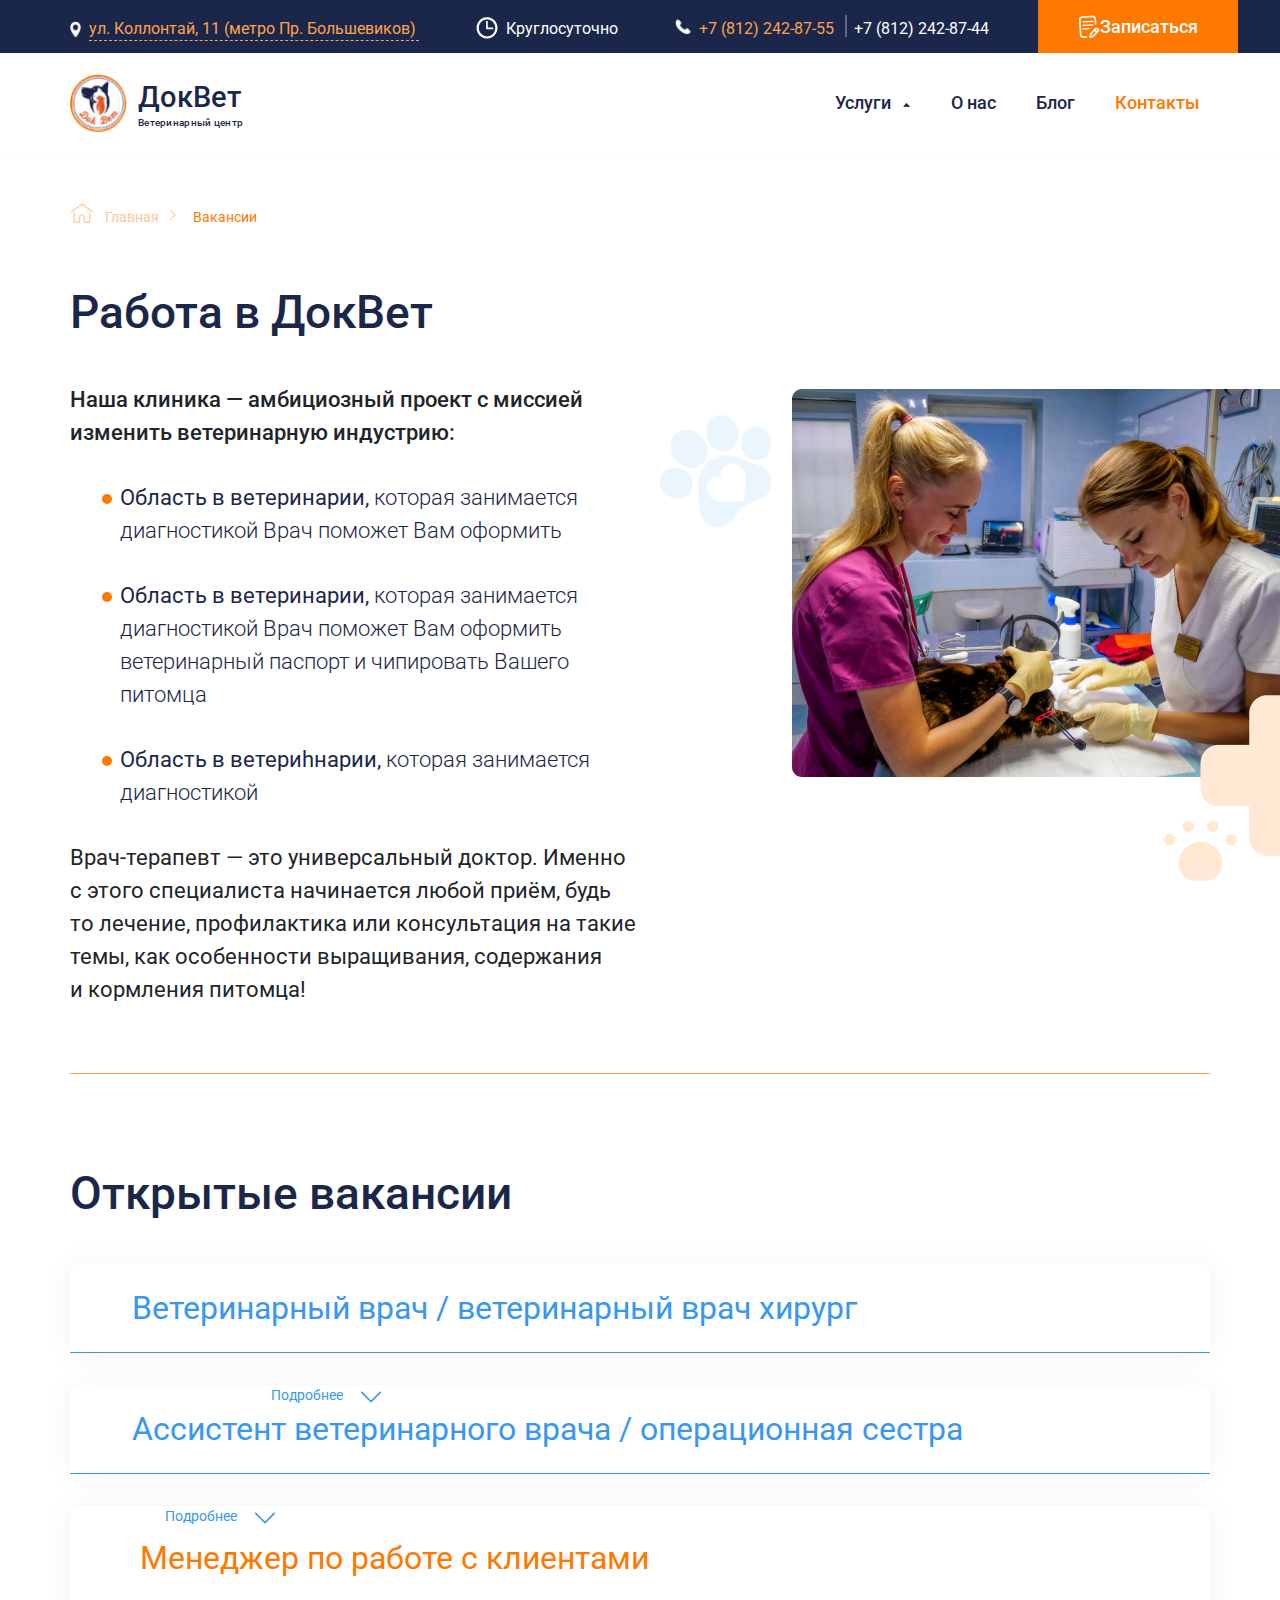
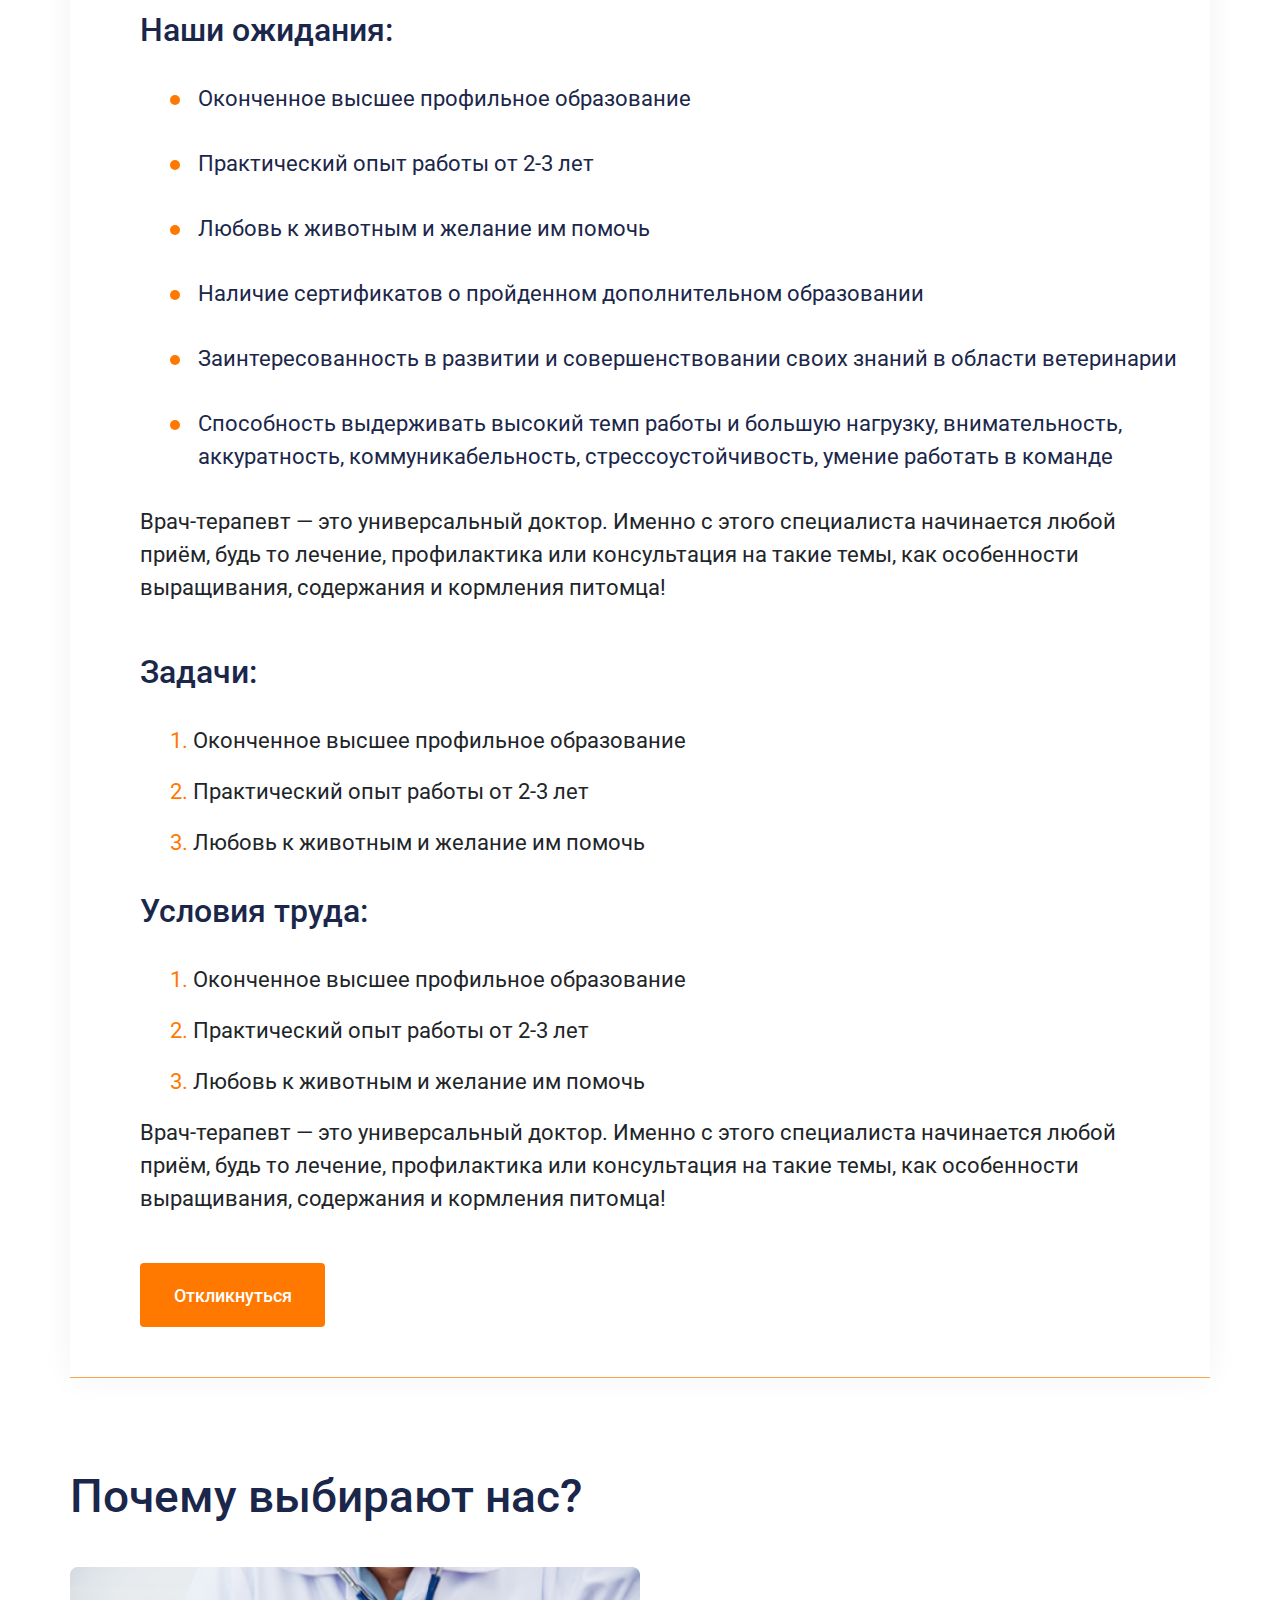
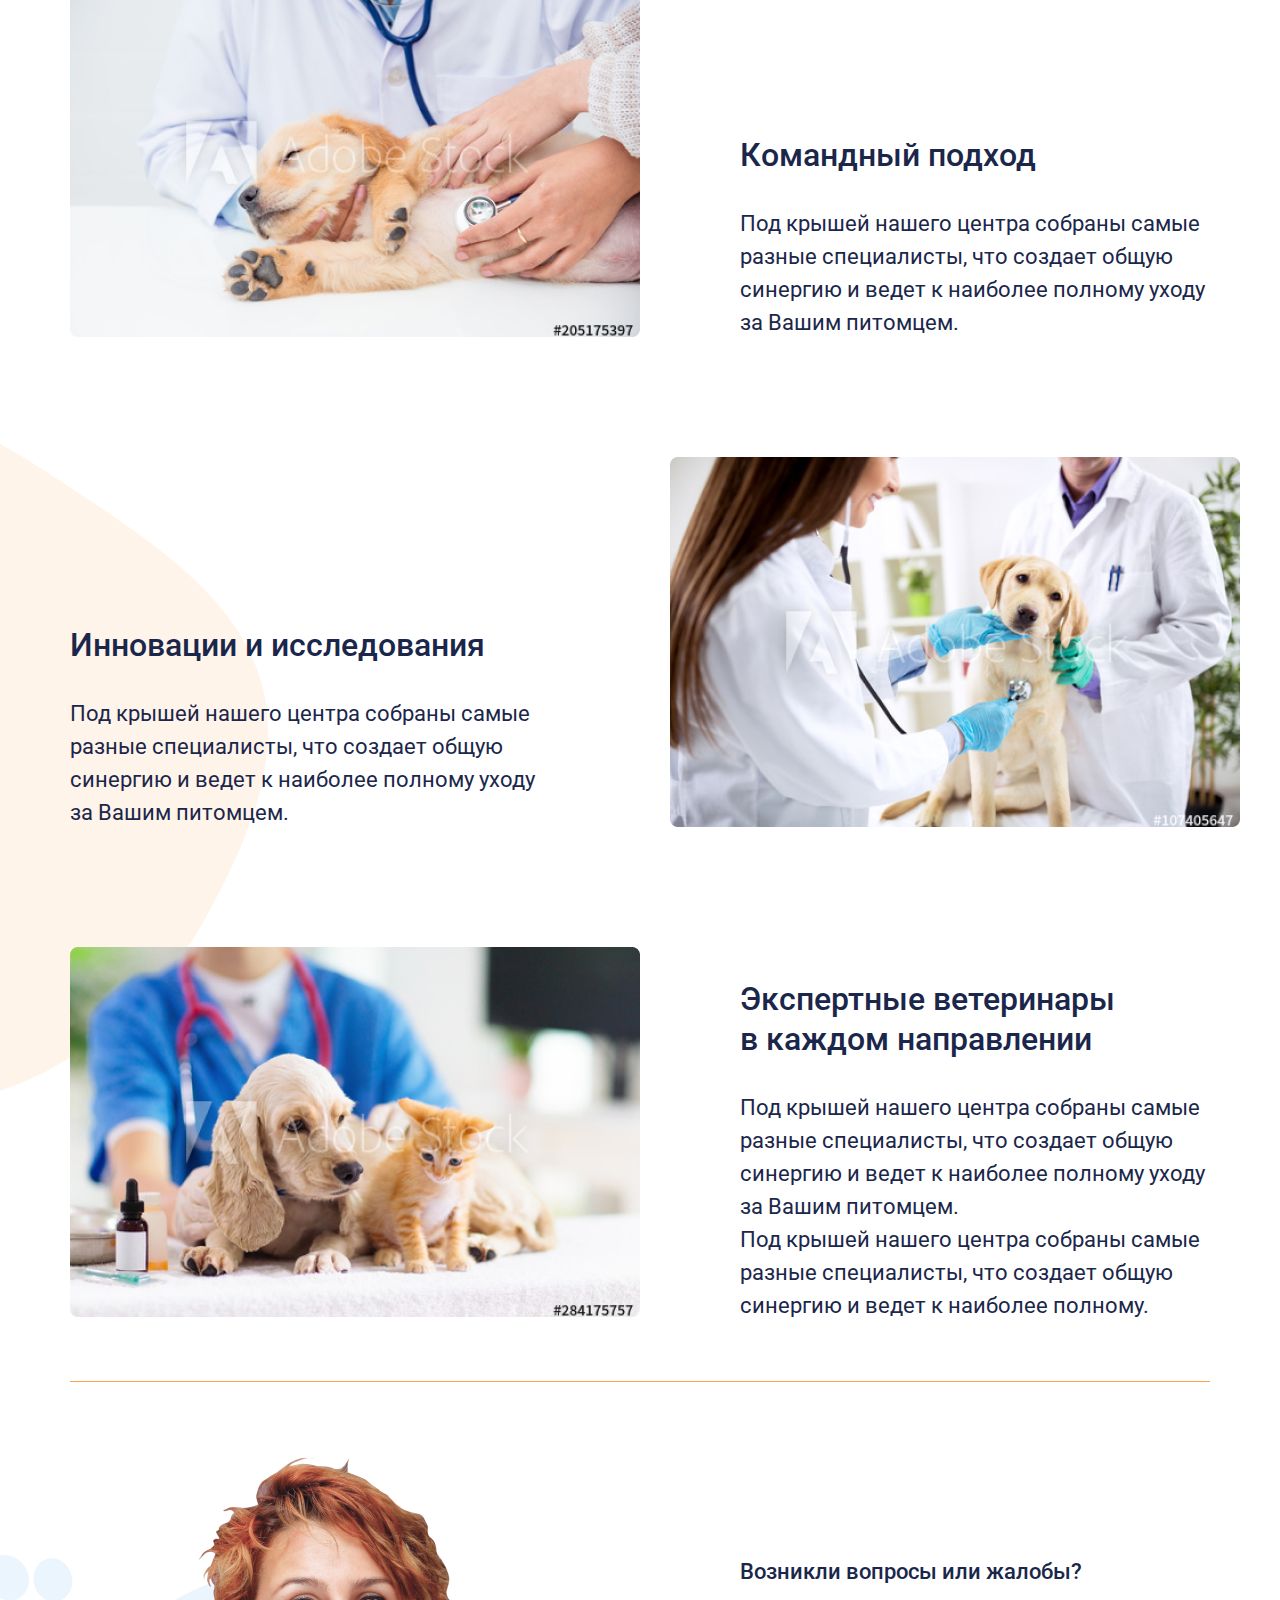
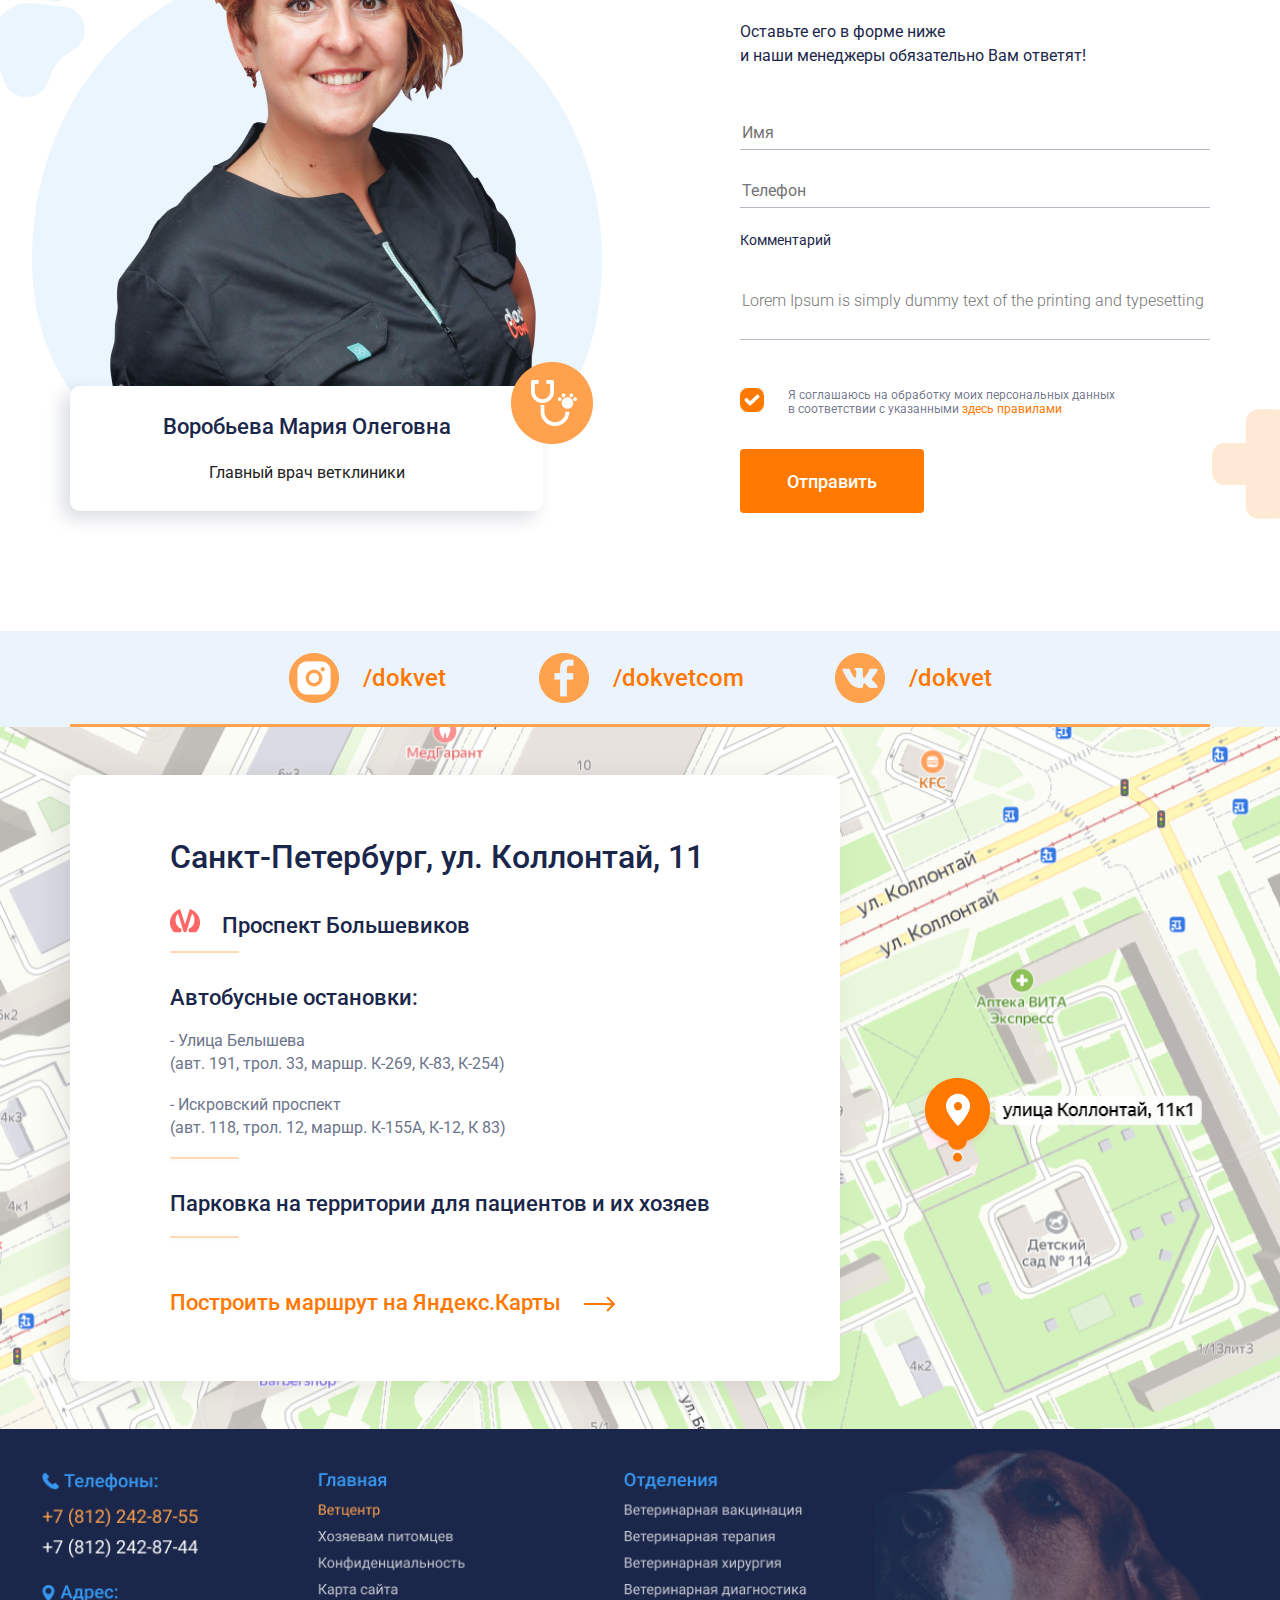
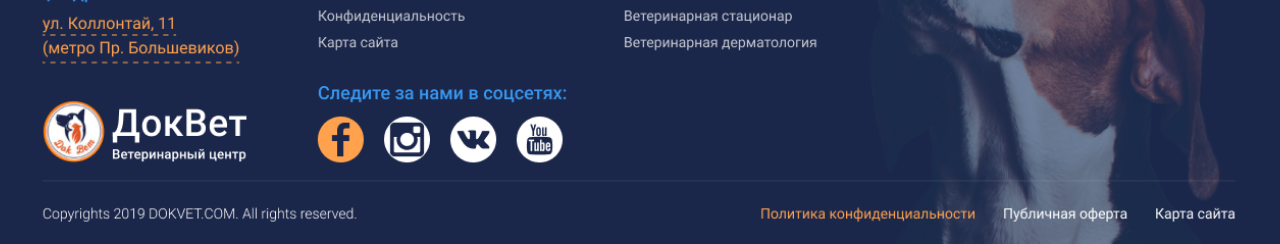
<file: index.html>
<!DOCTYPE html>
<html lang="en">

<head>
    <meta charset="UTF-8">
    <meta http-equiv="X-UA-Compatible" content="IE=edge">
    <meta name="viewport" content="width=device-width, initial-scale=1.0">
    <title>Doc-Vet</title>
    <link href="https://fonts.googleapis.com/css2?family=Roboto:wght@300;400;500;700&display=swap" rel="stylesheet">
    <link rel="stylesheet" href="css/bootstrap-reboot.min.css">
    <link rel="stylesheet" href="css/bootstrap-grid.min.css">
    <link rel="stylesheet" href="css/style.min.css">
</head>

<body>

    <header>
        <div class="zabil">
            <div class="container">
                <div class="nav">
                    <img src="img/geo.png" alt="geo" class="geo">
                    <span class="nav_1">ул. Коллонтай, 11 (метро Пр. Большевиков)</span>
                    <img src="img/clock.png" alt="clock" class="clock">
                    <span class="nav_2">Круглосуточно</span>
                    <img src="img/phone.png" alt="phone" class="tel">
                    <span class="nav_3">+7 (812) 242-87-55 </span>
                    <span class="nav_4">+7 (812) 242-87-44</span>
                    <div class="nav_5">
                        <img src="img/pad.png" alt="pad" class="pad">
                        Записаться
                    </div>
                </div>
            </div>
        </div>

        <div class="container">
            <div class="undernav">
                <img src="img/logo.png" alt="logo" class="logo">
                <div class="logo_descr">
                    ДокВет
                    <span>Ветеринарный центр</span>
                </div>
                <div class="undernav_links">
                    <a href="#">Услуги <img src="img/arup.png" alt="up" class="arup"> </a>
                    <a href="#">О нас</a>
                    <a href="#">Блог</a>
                    <a href="#" class="orange_link">Контакты</a>
                </div>
            </div>
        </div>
    </header>


    <div class="divider"></div>
    <!-- Как ебануть норм ширину тени внизу, когда всё содержимое в контейнере(я создал спецои дивайдер, а нужно было бокс шэдоу у андерхедера) -->
    <!-- ДО ЭТОГО ДЕЛАЛ КАК ЕБЛАН, дальше как еблан поменьше -->
    <section>

        <div class="container">
            <div class="home_link">
                <img src="img/home.png" alt="home" class="home">
                <span class="lorange otstup">Главная</span>
                <img src="img/arr.png" alt="arrowright" class="arr">
                <span class="otstup">Вакансии</span>
            </div>
        </div>

        <div class="work">
            <div class="container">
                <div class="work_text">
                    <h2>Работа в ДокВет</h2>
                    <div class="work_descr">Наша клиника — амбициозный проект с миссией изменить ветеринарную индустрию:
                    </div>
                    <ul class="obl_list">
                        <li><span>Область в ветеринарии,</span> которая занимается диагностикой Врач поможет Вам
                            оформить</li>
                        <li><span>Область в ветеринарии,</span> которая занимается диагностикой Врач поможет Вам
                            оформить
                            ветеринарный паспорт и чипировать Вашего питомца</li>
                        <li><span>Область в ветериhнарии,</span> которая занимается диагностикой</li>
                    </ul>
                    <div class="descr_2">Врач-терапевт — это универсальный доктор. Именно<br> с этого специалиста
                        начинается
                        любой приём, будь<br> то лечение, профилактика или консультация на такие<br> темы, как
                        особенности
                        выращивания, содержания<br> и кормления питомца!</div>

                    <img src="img/work_img.png" alt="2 weterana" class="work_img">
                    <img src="img/work_bg_1.png" alt="lapa" class="work_img_1">
                    <img src="img/work_bg_2.png" alt="plusik" class="work_img_2">
                </div>
                <div class="poloska"></div>
            </div>
        </div>


    </section>

    <section>
        <div class="open_vac">
            <div class="container">
                <h2>Открытые вакансии</h2>
                <div class="open_vac_menu">
                    <div class="punkt"><a href="#">Ветеринарный врач / ветеринарный врач
                            хирург</a><span class="vac1">Подробнее<img src="img/ardwn.svg" alt="arrow down"
                                class="ardwn"></span></div>
                    <div class="punkt"><a href="#">Ассистент ветеринарного врача / операционная
                            сестра</a><span>Подробнее<img src="img/ardwn.svg" alt="arrow down" class="ardwn"></span>
                    </div>
                </div>
                <div class="open_vac_box">
                    <h3>Менеджер по работе с клиентами</h3>
                    <h4>Наши ожидания:</h4>
                    <ul class="obl_list">
                        <li>Оконченное высшее профильное образование</li>
                        <li>Практический опыт работы от 2-3 лет</li>
                        <li>Любовь к животным и желание им помочь</li>
                        <li>Наличие сертификатов о пройденном дополнительном образовании</li>
                        <li>Заинтересованность в развитии и совершенствовании своих знаний в области ветеринарии</li>
                        <li>Способность выдерживать высокий темп работы и большую нагрузку, внимательность,
                            аккуратность,
                            коммуникабельность, стрессоустойчивость, умение работать в команде</li>
                    </ul>
                    <div class="descr_2">Врач-терапевт — это универсальный доктор. Именно с этого специалиста начинается
                        любой приём, будь то лечение, профилактика или консультация на такие темы, как особенности
                        выращивания, содержания и кормления питомца!</div>
                    <h4>Задачи:</h4>
                    <div class="task"><span>1.</span> Оконченное высшее профильное образование</div>
                    <div class="task"><span>2.</span> Практический опыт работы от 2-3 лет</div>
                    <div class="task"><span>3.</span> Любовь к животным и желание им помочь</div>
                    <h4>Условия труда:</h4>
                    <div class="task"><span>1.</span> Оконченное высшее профильное образование</div>
                    <div class="task"><span>2.</span> Практический опыт работы от 2-3 лет</div>
                    <div class="task"><span>3.</span> Любовь к животным и желание им помочь</div>
                    <div class="descr_2">Врач-терапевт — это универсальный доктор. Именно с этого специалиста начинается
                        любой приём, будь то лечение, профилактика или консультация на такие темы, как особенности
                        выращивания, содержания и кормления питомца!</div>
                    <button class="vac_btn">Откликнуться</button>
                </div>
            </div>
        </div>
    </section>

    <!-- Дальше всё напутал нахуй - потом переделал, так что по классам хуйня вышла - можно было сильно компактнее и понятнее, но по макету всё норм -->

    <section>
        <div class="zaebal_ne_rabotat_relative">
            <div class="choose">
                <div class="container">
                    <div class="dlyapoloski">
                        <h2>Почему выбирают нас?</h2>
                        <div class="card_1">
                            <img src="img/1card.png" alt="dog" class="card_img">
                            <div class="choose_descr">
                                <h4>Командный подход</h4>
                                <div class="descr_card1">Под крышей нашего центра собраны самые разные специалисты, что
                                    создает
                                    общую синергию и ведет к наиболее полному уходу за Вашим питомцем.</div>
                            </div>

                        </div>
                        <div class="card_1">
                            <div class="choose_descr_2">
                                <h4>Инновации и исследования</h4>
                                <div class="descr_card2">Под крышей нашего центра собраны самые разные специалисты, что
                                    создает
                                    общую синергию и ведет к наиболее полному уходу за Вашим питомцем.</div>
                            </div>
                            <img src="img/2card.png" alt="dog_and_vet" class="card_img_2">
                        </div>

                        <div class="card_last">
                            <img src="img/3card.png" alt="dog_and_cat" class="card_img">
                            <div class="choose_descr_3">
                                <h4>Экспертные ветеринары
                                    в каждом направлении</h4>
                                <div class="descr_card1">Под крышей нашего центра собраны самые разные специалисты, что
                                    создает
                                    общую синергию и ведет к наиболее полному уходу за Вашим питомцем.<br>Под крышей
                                    нашего
                                    центра
                                    собраны самые разные специалисты, что создает общую синергию и ведет к наиболее
                                    полному.
                                </div>
                            </div>
                        </div>
                        <img src="img/choose_bg_1.png" alt="abstract" class="choose_bg_1">
                        <img src="img/choose_bg_2.png" alt="abstract" class="choose_bg_2">
                        <!--Прописал ДИСПЛЕЙ ноне для 2-го БГ, чтоб не было скрола - не помню 2ю команду помимо oveflow-->
                    </div>
                </div>

            </div>
        </div>
    </section>

    <section>
        <div class="container">
            <div class="question">
                <div class="doctor_info">
                    <div class="doctor_info_text">
                        Воробьева Мария Олеговна
                        <span>Главный врач ветклиники</span>
                    </div>
                    <img src="img/bg_quest.png" alt="doctor">
                    <img src="img/doctor_info_img.png" alt="doc_logo" class="doctor_info_logo">
                </div>
                <div class="form">
                    <h5>Возникли вопросы или жалобы?</h5>
                    <div class="form_descr">Оставьте его в форме ниже<br>
                        и наши менеджеры обязательно Вам ответят!</div>
                    <form action="quest">
                        <input type="text" name="Имя" placeholder="Имя" class="in_input">
                        <input type="text" name="Телефон" placeholder="Телефон" class="in_input">
                        <span>Комментарий</span>
                        <input type="text" name="Имя"
                            placeholder="Lorem Ipsum is simply dummy text of the printing and typesetting industry. Lorem Ipsum has been the industry's standard dummy text ever since the ..."
                            class="in_input_2">
                        <!-- ХЗ как форматировать текст внутри инпута -->
                        <div class="soglasie">
                            <div class="galochka"><img src="img/galochka.png" alt="galochka"></div>
                            <div class="agree">Я соглашаюсь на обработку моих персональных данных<br>
                                в соответствии с указанными <a href="#"> здесь правилами</a></div>
                        </div>
                        <button type="submit">Отправить</button>
                    </form>
                    <img src="img/bg_question_plusik.png" alt="plusik" class="bg_question_plusik">
                </div>

            </div>
        </div>
    </section>

    <div class="social">
        <div class="container">
            <img src="img/inst.png" alt="inst">
            <span class="social_1">/dokvet</span>
            <img src="img/fb.png" alt="fb">
            <span class="social_2">/dokvetcom</span>
            <img src="img/vk.png" alt="vk">
            <span class="social_3">/dokvet</span>
        </div>
    </div>

    <section>
        <div class="map">
            <div class="container">
                <div class="map_card">
                    <h4>Санкт-Петербург, ул. Коллонтай, 11</h4>
                    <img src="img/map_img.png" alt="icon" class="map_img">
                    <div class="street">Проспект Большевиков</div>
                    <div class="divider"></div>
                    <div class="stantion">
                        <h5>Автобусные остановки:</h5>
                        <div class="stantion_descr">- Улица Белышева<br>
                            (авт. 191, трол. 33, маршр. К-269, К-83, К-254)</div>
                        <div class="stantion_descr">- Искровский проспект<br>
                            (авт. 118, трол. 12, маршр. К-155А, К-12, К 83)</div>
                        <div class="divider"></div>
                    </div>
                    <h5>Парковка на территории для пациентов и их хозяев</h5>
                    <div class="divider"></div>
                    <div class="route">Построить маршрут на Яндекс.Карты <img src="img/arrow_map.png" alt="arrowright"
                            class="map_arrow"></div>
                </div>
            </div>
        </div>
    </section>

    <footer>
        <div class="footer"></div>

    </footer>

</body>

</html>
</file>
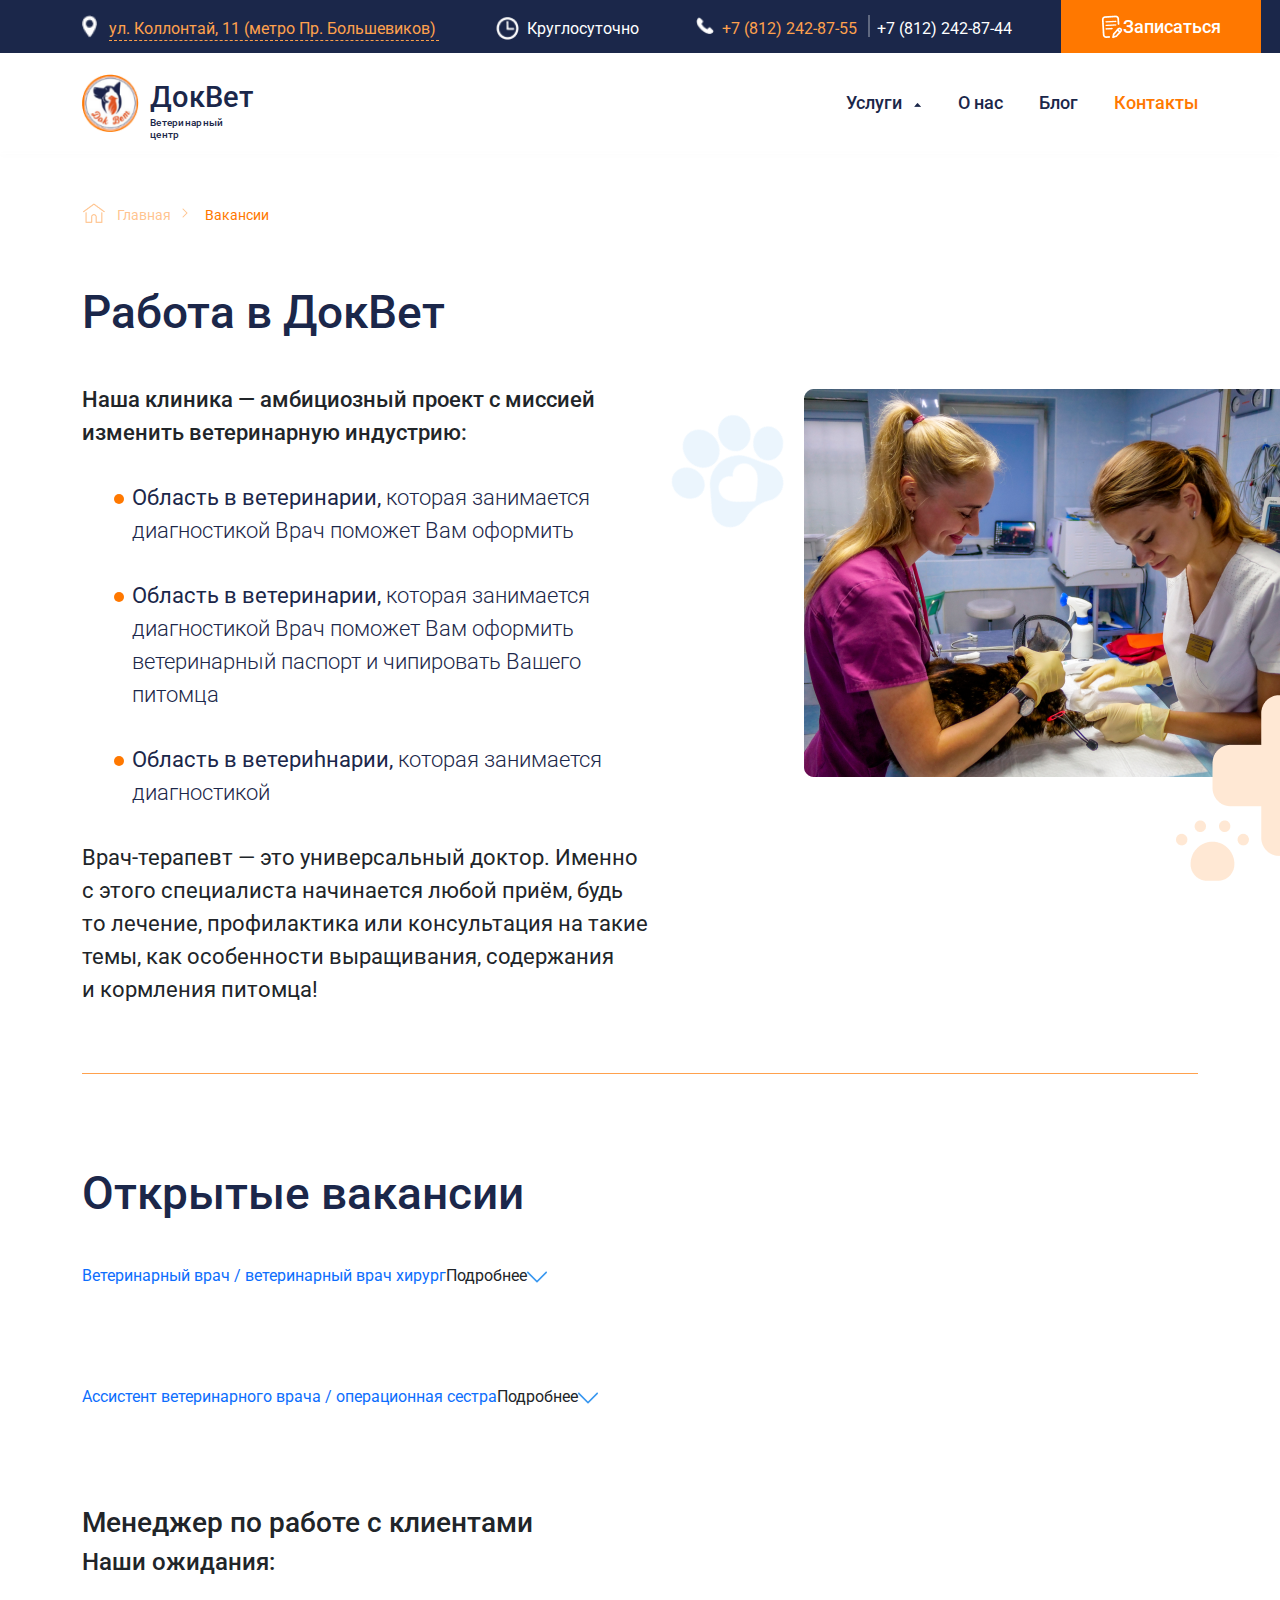
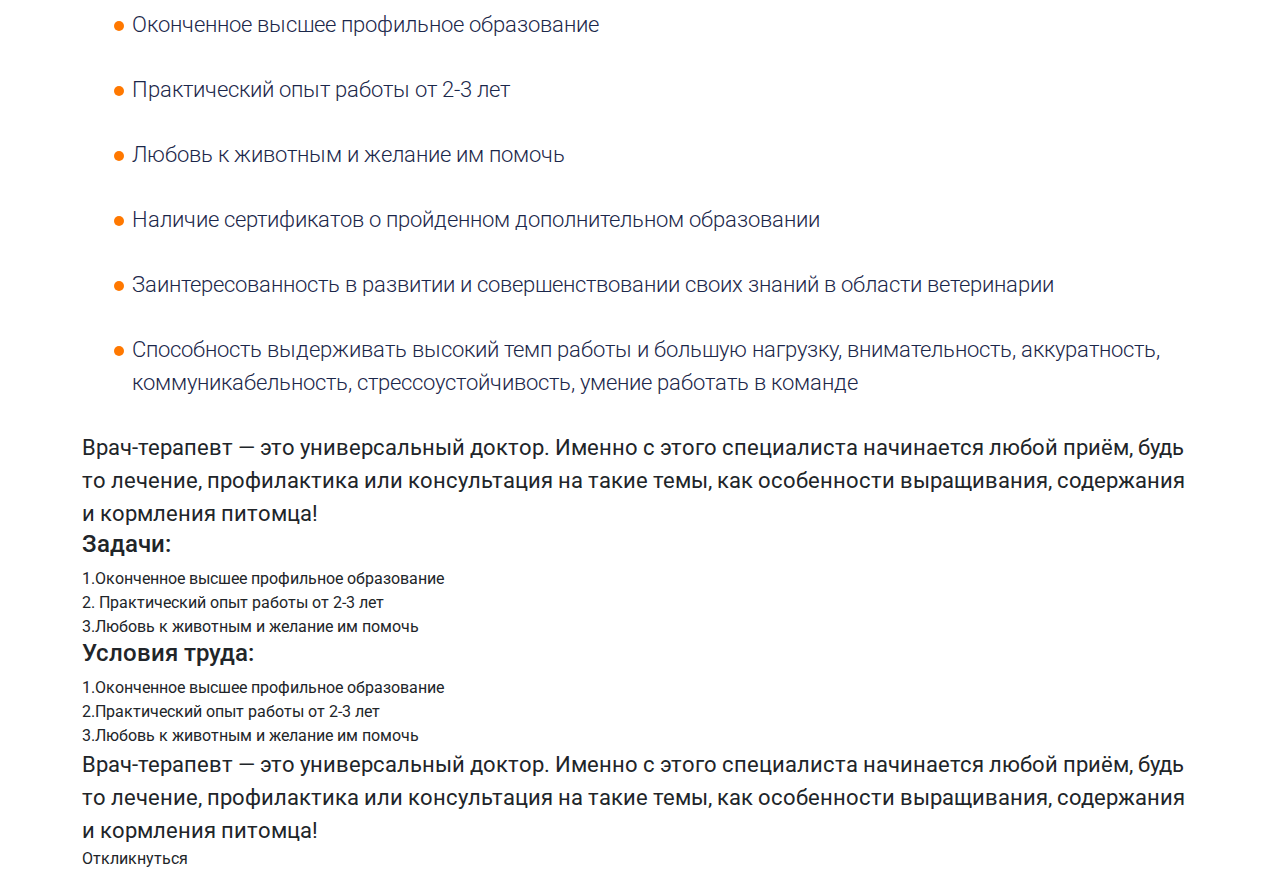
<file: src/index.html>
<!DOCTYPE html>
<html lang="en">

<head>
    <meta charset="UTF-8">
    <meta http-equiv="X-UA-Compatible" content="IE=edge">
    <meta name="viewport" content="width=device-width, initial-scale=1.0">
    <title>Doc-Vet</title>
    <link href="https://fonts.googleapis.com/css2?family=Roboto:wght@300;400;500;700&display=swap" rel="stylesheet">
    <link rel="stylesheet" href="css/bootstrap-reboot.min.css">
    <link rel="stylesheet" href="css/bootstrap-grid.min.css">
    <link rel="stylesheet" href="css/style.min.css">
</head>

<body>

    <header>
        <div class="zabil">
            <div class="container">
                <div class="nav">
                    <img src="img/geo.png" alt="geo" class="geo">
                    <span class="nav_1">ул. Коллонтай, 11 (метро Пр. Большевиков)</span>
                    <img src="img/clock.png" alt="clock" class="clock">
                    <span class="nav_2">Круглосуточно</span>
                    <img src="img/phone.png" alt="phone" class="tel">
                    <span class="nav_3">+7 (812) 242-87-55 </span>
                    <span class="nav_4">+7 (812) 242-87-44</span>
                    <div class="nav_5">
                        <img src="img/pad.png" alt="pad" class="pad">
                        Записаться
                    </div>
                </div>
            </div>
        </div>

        <div class="container">
            <div class="undernav">
                <img src="img/logo.png" alt="logo" class="logo">
                <div class="logo_descr">
                    ДокВет
                    <span>Ветеринарный центр</span>
                </div>
                <div class="undernav_links">
                    <a href="#">Услуги <img src="img/arup.png" alt="up" class="arup"> </a>
                    <a href="#">О нас</a>
                    <a href="#">Блог</a>
                    <a href="#" class="orange_link">Контакты</a>
                </div>
            </div>
        </div>
    </header>


    <div class="divider"></div>
    <section>

        <div class="container">
            <div class="home_link">
                <img src="img/home.png" alt="home" class="home">
                <span class="lorange otstup">Главная</span>
                <img src="img/arr.png" alt="arrowright" class="arr">
                <span class="otstup">Вакансии</span>
            </div>
        </div>

        <div class="work">
            <div class="container">
                <div class="work_text">
                    <h2>Работа в ДокВет</h2>
                    <div class="work_descr">Наша клиника — амбициозный проект с миссией изменить ветеринарную индустрию:
                    </div>
                    <ul class="obl_list">
                        <li><span>Область в ветеринарии,</span> которая занимается диагностикой Врач поможет Вам
                            оформить</li>
                        <li><span>Область в ветеринарии,</span> которая занимается диагностикой Врач поможет Вам
                            оформить
                            ветеринарный паспорт и чипировать Вашего питомца</li>
                        <li><span>Область в ветериhнарии,</span> которая занимается диагностикой</li>
                    </ul>
                    <div class="descr_2">Врач-терапевт — это универсальный доктор. Именно<br> с этого специалиста
                        начинается
                        любой приём, будь<br> то лечение, профилактика или консультация на такие<br> темы, как
                        особенности
                        выращивания, содержания<br> и кормления питомца!</div>

                    <img src="img/work_img.png" alt="2 weterana" class="work_img">
                    <img src="img/work_bg_1.png" alt="lapa" class="work_img_1">
                    <img src="img/work_bg_2.png" alt="plusik" class="work_img_2">
                </div>
                <div class="poloska"></div>
            </div>
        </div>


    </section>

    <section>
        <div class="open_vac">
            <div class="container">
                <h2>Открытые вакансии</h2>
                <div class="open_vac_menu">
                    <div class="punkt"><a href="#">Ветеринарный врач / ветеринарный врач
                            хирург</a><span>Подробнее<img src="img/ardwn.svg" alt="arrow down" class="ardwn"></span></div>
                    <div class="punkt"><a href="#">Ассистент ветеринарного врача / операционная
                            сестра</a><span>Подробнее<img src="img/ardwn.svg" alt="arrow down" class="ardwn"></span></div>
                </div>
                <h3>Менеджер по работе с клиентами</h3>
                <h4>Наши ожидания:</h4>
                <ul class="obl_list">
                    <li>Оконченное высшее профильное образование</li>
                    <li>Практический опыт работы от 2-3 лет</li>
                    <li>Любовь к животным и желание им помочь</li>
                    <li>Наличие сертификатов о пройденном дополнительном образовании</li>
                    <li>Заинтересованность в развитии и совершенствовании своих знаний в области ветеринарии</li>
                    <li>Способность выдерживать высокий темп работы и большую нагрузку, внимательность, аккуратность,
                        коммуникабельность, стрессоустойчивость, умение работать в команде</li>
                </ul>
                <div class="descr_2">Врач-терапевт — это универсальный доктор. Именно с этого специалиста начинается
                    любой приём, будь то лечение, профилактика или консультация на такие темы, как особенности
                    выращивания, содержания и кормления питомца!</div>
                <h4>Задачи:</h4>
                <div class="task"><span>1.</span>Оконченное высшее профильное образование</div>
                <div class="task"><span>2.</span> Практический опыт работы от 2-3 лет</div>
                <div class="task"><span>3.</span>Любовь к животным и желание им помочь</div>
                <h4>Условия труда:</h4>
                <div class="task"><span>1.</span>Оконченное высшее профильное образование</div>
                <div class="task"><span>2.</span>Практический опыт работы от 2-3 лет</div>
                <div class="task"><span>3.</span>Любовь к животным и желание им помочь</div>
                <div class="descr_2">Врач-терапевт — это универсальный доктор. Именно с этого специалиста начинается
                    любой приём, будь то лечение, профилактика или консультация на такие темы, как особенности
                    выращивания, содержания и кормления питомца!</div>
                <div class="button">Откликнуться</div>
            </div>
        </div>
    </section>

    <footer>

    </footer>

</body>

</html>
</file>
<file: css/style.min.css>
* {
  font-family: 'Roboto', sans-serif;
}

* {
  -webkit-box-sizing: border-box;
          box-sizing: border-box;
}

a {
  text-decoration: none;
}

.zabil {
  background-color: #1B274A;
}

.container {
  width: 1170px;
  padding: 0px;
}

.nav {
  display: -webkit-box;
  display: -ms-flexbox;
  display: flex;
  height: 53px;
}

.nav .geo {
  display: inline-block;
  margin: 21px 8px 15px 0;
  width: 12px;
  height: 17px;
}

.nav .nav_1 {
  min-width: 330px;
  display: -webkit-box;
  display: -ms-flexbox;
  display: flex;
  margin-top: 17px;
  font-style: normal;
  font-weight: 400;
  font-size: 16px;
  height: 24px;
  color: #FFA14D;
  border-bottom: 1px dashed #FFA14D;
  -webkit-transform: matrix(1, 0, 0, 1, 0, 0);
          transform: matrix(1, 0, 0, 1, 0, 0);
}

.nav .nav_2 {
  display: inline-block;
  margin: 17px 0 0 8px;
  font-weight: 400;
  font-size: 16px;
  line-height: 24px;
  color: #FFFFFF;
}

.nav .nav_3 {
  display: -webkit-box;
  display: -ms-flexbox;
  display: flex;
  min-width: 155px;
  margin: 17px 0 0 8px;
  font-weight: 400;
  font-size: 16px;
  line-height: 24px;
  color: #FFA14D;
  position: relative;
}

.nav .nav_3::before {
  content: '';
  position: absolute;
  left: 146px;
  bottom: 16px;
  height: 22px;
  width: 0px;
  opacity: 0.3;
  border: 1px solid #FFFFFF;
}

.nav .nav_4 {
  display: -webkit-box;
  display: -ms-flexbox;
  display: flex;
  min-width: 137px;
  margin-top: 17px;
  font-weight: 400;
  font-size: 16px;
  line-height: 24px;
  color: #FFFFFF;
}

.nav .nav_5 {
  padding: 0 40px;
  display: -webkit-box;
  display: -ms-flexbox;
  display: flex;
  -webkit-box-align: center;
      -ms-flex-align: center;
          align-items: center;
  -webkit-box-pack: center;
      -ms-flex-pack: center;
          justify-content: center;
  width: 208px;
  height: 53px;
  margin-left: 47px;
  background: #FF7800;
  color: #FFFFFF;
  font-weight: 500;
  font-size: 18px;
}

.nav .clock {
  display: inline-block;
  width: 22px;
  height: 22px;
  margin: 17px 0 13px 57px;
}

.nav .tel {
  display: inline-block;
  width: 16px;
  height: 17px;
  margin: 18px 0 18px 57px;
}

.undernav {
  display: -webkit-box;
  display: -ms-flexbox;
  display: flex;
  height: 100px;
  background: #FFFFFF;
  -webkit-box-shadow: 0px;
          box-shadow: 0px;
}

.undernav_links {
  display: -webkit-box;
  display: -ms-flexbox;
  display: flex;
  margin: 34px 0 0 592px;
  width: 364px;
  height: 31px;
  -webkit-box-pack: justify;
      -ms-flex-pack: justify;
          justify-content: space-between;
  -webkit-box-align: center;
      -ms-flex-align: center;
          align-items: center;
}

.undernav_links a {
  font-weight: 500;
  font-size: 18px;
  color: #1B274A;
  display: inline-block;
}

.undernav_links .orange_link {
  color: #FF7800;
}

.undernav_links img {
  display: inline-block;
  margin-left: 8px;
}

.undernav .logo {
  display: -webkit-box;
  display: -ms-flexbox;
  display: flex;
  margin: 21px 0 21px 0;
}

.undernav .logo_descr {
  margin: 24px 0 0 11px;
  font-weight: 500;
  font-size: 29px;
  line-height: 40px;
  letter-spacing: 0.01em;
  color: #1B274A;
}

.undernav .logo_descr span {
  display: block;
  font-size: 10px;
  line-height: 12px;
}

.home_link {
  display: inline-block;
  vertical-align: bottom;
  margin-top: 47px;
  width: 200px;
  height: 24px;
  font-weight: 400;
  font-size: 14px;
  line-height: 16px;
  color: #FF7800;
}

.home_link .lorange {
  color: rgba(255, 161, 77, 0.64);
}

.home_link .home {
  margin-right: 8px;
}

.home_link .arr {
  margin: 3px 14px 0 8px;
}

.otstup {
  vertical-align: bottom;
}

.divider {
  height: 1px;
  background: #FFFFFF;
  -webkit-box-shadow: 0px 1px 5px rgba(0, 0, 0, 0.05);
          box-shadow: 0px 1px 5px rgba(0, 0, 0, 0.05);
  -webkit-transform: matrix(1, 0, 0, 1, 0, 0);
          transform: matrix(1, 0, 0, 1, 0, 0);
}

h2 {
  font-weight: 500;
  font-size: 46px;
  line-height: 46px;
  color: #1B274A;
  margin: 0;
}

.work_text {
  position: relative;
  display: block;
  width: 574px;
  height: 720px;
  margin-top: 64px;
}

.work_descr {
  font-weight: 500;
  font-size: 22px;
  line-height: 33px;
  margin-top: 48px;
}

.obl_list {
  padding-left: 50px;
}

.obl_list li {
  margin: 32px 0;
  font-weight: 300;
  font-size: 22px;
  line-height: 33px;
  color: #1B274A;
  position: relative;
  list-style-type: none;
}

.obl_list li span {
  font-weight: 400;
}

.obl_list li::before {
  content: '';
  position: absolute;
  left: -18px;
  top: 13px;
  vertical-align: middle;
  display: inline-block;
  border-radius: 100%;
  width: 10px;
  height: 10px;
  background-color: #FF7800;
}

.descr_2 {
  font-weight: 400;
  font-size: 22px;
  line-height: 33px;
}

.work_img {
  position: absolute;
  width: 500px;
  height: 388px;
  left: 722px;
  top: 100px;
  overflow: hidden;
}

.work_img_1 {
  position: absolute;
  width: 160px;
  height: 160px;
  left: 566px;
  top: 102px;
  -webkit-transform: rotate(-42.5deg);
          transform: rotate(-42.5deg);
  overflow: hidden;
}

.work_img_2 {
  position: absolute;
  width: 194px;
  height: 198px;
  left: 1094px;
  top: 400px;
  overflow: hidden;
}

.poloska {
  margin-top: 64px;
  height: 1px;
  width: 100%;
  background: #FFA14D;
}

.open_vac {
  margin-top: 96px;
}

.open_vac h2 {
  margin-bottom: 48px;
}

.open_vac_menu .punkt {
  font-weight: 400;
  font-size: 32px;
  line-height: 40px;
  color: #3897F0;
  height: 89px;
  margin: 32px 0;
  background: #FFFFFF;
  -webkit-box-shadow: 0px 0px 32px rgba(0, 0, 0, 0.05);
          box-shadow: 0px 0px 32px rgba(0, 0, 0, 0.05);
  border-radius: 10px 10px 0px 0px;
  border-bottom: 1px solid #3897F0;
}

.open_vac_menu .punkt a {
  display: inline-block;
  margin: 24px 0 24px 62px;
  color: #3897F0;
}

.open_vac_menu .punkt span {
  display: inline-block;
  text-align: right;
  font-size: 14px;
  margin-left: 95px;
}

.open_vac_menu .punkt .vac1 {
  margin-left: 201px;
}

.open_vac_menu .punkt .ardwn {
  display: inline-block;
  margin: 35px 50px 34px 18px;
}

.open_vac_box {
  background: #FFFFFF;
  -webkit-box-shadow: 0px 0px 32px rgba(0, 0, 0, 0.05);
          box-shadow: 0px 0px 32px rgba(0, 0, 0, 0.05);
  border-radius: 10px 10px 0px 0px;
  height: 1472px;
  border-bottom: 1px solid #FFA14D;
  padding: 32px 0 64px 0;
}

.open_vac_box h3 {
  font-weight: 400;
  font-size: 32px;
  line-height: 40px;
  color: #FF7800;
  display: block;
  margin-left: 70px;
}

.open_vac_box h4 {
  display: block;
  margin: 32px 0 32px 70px;
  font-weight: 500;
  font-size: 32px;
  line-height: 40px;
  color: #1B274A;
}

.open_vac_box .obl_list li {
  font-weight: 400;
  margin-left: 78px;
}

.open_vac_box .obl_list li::before {
  content: '';
  left: -28px;
}

.open_vac_box .descr_2 {
  display: block;
  margin: 0 70px 48px;
}

.open_vac_box .task {
  display: block;
  margin: 18px 0 18px 100px;
  font-weight: 400;
  font-size: 22px;
  line-height: 33px;
}

.open_vac_box .task span {
  color: #FF7800;
}

.open_vac_box button {
  border: none;
}

.open_vac_box .vac_btn {
  display: block;
  padding: 0 auto;
  font-weight: 500;
  font-size: 18px;
  line-height: 27px;
  color: #FFFFFF;
  width: 185px;
  height: 64px;
  background: #FF7800;
  border-radius: 4px;
  margin-left: 70px;
}

.choose {
  margin-top: 95px;
  height: 1458px;
}

.choose .container {
  position: relative;
}

.choose h2 {
  margin-bottom: 48px;
}

.choose .card_1 {
  display: -webkit-box;
  display: -ms-flexbox;
  display: flex;
  margin-bottom: 120px;
  height: 370px;
}

.choose .card_1 .card_img {
  width: 570px;
  height: 370px;
}

.choose .card_1 .descr_card1 {
  display: -webkit-box;
  display: -ms-flexbox;
  display: flex;
  width: 500px;
  height: 130px;
  font-weight: 400;
  font-size: 22px;
  line-height: 33px;
  color: #1B274A;
  margin-left: 100px;
}

.choose .card_1 .choose_descr {
  height: 202px;
  width: 500px;
}

.choose .card_1 .choose_descr h4 {
  display: -webkit-box;
  display: -ms-flexbox;
  display: flex;
  margin: 168px 0 32px 100px;
  width: 300px;
  height: 40px;
  font-weight: 500;
  font-size: 32px;
  line-height: 40px;
  color: #1B274A;
}

.choose .card_1 .choose_descr_2 {
  height: 202px;
  width: 500px;
}

.choose .card_1 .choose_descr_2 h4 {
  margin: 168px 0 32px 0;
  display: -webkit-box;
  display: -ms-flexbox;
  display: flex;
  width: 468px;
  height: 40px;
  font-weight: 500;
  font-size: 32px;
  line-height: 40px;
  color: #1B274A;
}

.choose .card_1 .choose_descr_2 .descr_card2 {
  display: -webkit-box;
  display: -ms-flexbox;
  display: flex;
  width: 500px;
  height: 130px;
  font-weight: 400;
  font-size: 22px;
  line-height: 33px;
  color: #1B274A;
}

.choose .card_1 .choose_descr_3 h4 {
  margin: 32px 0 32px 100px;
  width: 500px;
  height: 80px;
  font-weight: 500;
  font-size: 32px;
  line-height: 40px;
  color: #1B274A;
}

.choose .card_1 .card_img_2 {
  margin-left: 100px;
}

.choose_bg_1 {
  position: absolute;
  width: 575px;
  height: 710px;
  top: 535px;
  left: -377px;
  z-index: -10;
}

.choose_bg_2 {
  display: none;
  overflow-x: hidden;
  position: absolute;
  width: 558px;
  height: 931px;
  top: 43px;
  left: 985px;
  z-index: -10;
}

.card_last {
  display: -webkit-box;
  display: -ms-flexbox;
  display: flex;
  margin-bottom: 64px;
  height: 370px;
}

.card_last .card_img {
  width: 570px;
  height: 370px;
}

.card_last .descr_card1 {
  display: -webkit-box;
  display: -ms-flexbox;
  display: flex;
  width: 500px;
  height: 130px;
  font-weight: 400;
  font-size: 22px;
  line-height: 33px;
  color: #1B274A;
  margin-left: 100px;
}

.card_last .choose_descr_3 h4 {
  margin: 32px 0 32px 100px;
  width: 500px;
  height: 80px;
  font-weight: 500;
  font-size: 32px;
  line-height: 40px;
  color: #1B274A;
}

.dlyapoloski {
  border-bottom: 1px solid #FFA14D;
}

.question {
  display: -webkit-box;
  display: -ms-flexbox;
  display: flex;
}

.question .doctor_info {
  display: inline-block;
  position: relative;
  width: 500px;
  height: 125px;
  text-align: center;
  margin: 655px 197px 120px 0;
  background: #FFFFFF;
  -webkit-box-shadow: -7px 7px 18px rgba(27, 39, 74, 0.16);
          box-shadow: -7px 7px 18px rgba(27, 39, 74, 0.16);
  border-radius: 10px;
}

.question .doctor_info img {
  position: absolute;
  width: 675px;
  height: 650px;
  left: -143px;
  top: -535px;
  z-index: -2;
}

.question .doctor_info .doctor_info_logo {
  position: absolute;
  width: 82px;
  height: 82px;
  left: 441px;
  top: -24px;
  z-index: 3;
}

.question .doctor_info_text {
  padding-top: 24px;
  font-weight: 500;
  font-size: 22px;
  line-height: 33px;
  color: #1B274A;
}

.question .doctor_info_text span {
  display: block;
  margin-top: 18px;
  font-weight: 400;
  font-size: 16px;
  line-height: 24px;
  color: #222222;
}

.question .form {
  display: inline-block;
  width: 470px;
  height: 548px;
  margin-top: 224px;
  position: relative;
}

.question .form h5 {
  font-weight: 500;
  font-size: 22px;
  line-height: 33px;
  color: #1B274A;
}

.question .form span {
  font-weight: 400;
  font-size: 14px;
  line-height: 16px;
  color: #1B274A;
  display: block;
  margin: 24px 0 14px 0;
}

.question .form .form_descr {
  font-weight: 400;
  font-size: 16px;
  line-height: 24px;
  color: #1B274A;
  margin: 32px 0 48px 0;
}

.question .form .in_input {
  font-weight: 400;
  font-size: 16px;
  line-height: 24px;
  color: rgba(27, 39, 74, 0.32);
  display: block;
  width: 470px;
  height: 34px;
  margin-top: 24px;
  border: none;
  border-bottom: 1px solid rgba(27, 39, 74, 0.32);
}

.question .form .in_input_2 {
  font-weight: 300;
  font-size: 16px;
  line-height: 20px;
  display: block;
  width: 470px;
  height: 78px;
  border: none;
  border-bottom: 1px solid rgba(27, 39, 74, 0.32);
}

.question .form .galochka {
  margin-top: 0;
  display: -webkit-box;
  display: -ms-flexbox;
  display: flex;
  width: 24px;
  height: 24px;
  background: #FF7800;
  border-radius: 8px;
  -webkit-box-pack: center;
      -ms-flex-pack: center;
          justify-content: center;
  -webkit-box-align: center;
      -ms-flex-align: center;
          align-items: center;
}

.question .form .galochka img {
  display: block;
  width: 16px;
  height: 12px;
}

.question .form .soglasie {
  margin-top: 48px;
  display: -webkit-box;
  display: -ms-flexbox;
  display: flex;
  width: 470px;
  height: 29px;
}

.question .form .agree {
  display: block;
  width: 422px;
  height: 28px;
  font-weight: 400;
  font-size: 12px;
  line-height: 14px;
  color: rgba(27, 39, 74, 0.64);
  margin: 0 0 0 24px;
}

.question .form .agree a {
  color: #FF7800;
}

.question .form button {
  margin-top: 32px;
  font-weight: 500;
  font-size: 18px;
  line-height: 27px;
  display: -webkit-box;
  display: -ms-flexbox;
  display: flex;
  -webkit-box-align: center;
      -ms-flex-align: center;
          align-items: center;
  -webkit-box-pack: center;
      -ms-flex-pack: center;
          justify-content: center;
  color: #FFFFFF;
  width: 184px;
  height: 64px;
  background: #FF7800;
  border-radius: 4px;
  border: none;
}

.question .form .bg_question_plusik {
  position: absolute;
  right: -137px;
  top: 450px;
}

.social {
  display: -webkit-box;
  display: -ms-flexbox;
  display: flex;
  -webkit-box-align: center;
      -ms-flex-align: center;
          align-items: center;
  background-color: rgba(56, 151, 240, 0.1);
}

.social .container {
  height: 96px;
  display: -webkit-box;
  display: -ms-flexbox;
  display: flex;
  -webkit-box-pack: center;
      -ms-flex-pack: center;
          justify-content: center;
  -webkit-box-align: center;
      -ms-flex-align: center;
          align-items: center;
  font-weight: 500;
  font-size: 24px;
  line-height: 32px;
  color: #FF7800;
  border-bottom: 3px solid #FFA14D;
}

.social .container img {
  display: block;
  margin-right: 24px;
}

.social .container .social_1 {
  display: block;
  width: 111px;
  height: 31px;
  margin-right: 65px;
}

.social .container .social_2 {
  display: block;
  width: 158px;
  height: 31px;
  margin-right: 64px;
}

.social .container .social_4 {
  display: block;
  width: 88px;
  height: 31px;
}

.map {
  padding-top: 48px;
  height: 702px;
  background: url("../img/Map_bg.png") center center/cover no-repeat;
}

.map .map_card {
  padding: 64px 100px;
  width: 770px;
  height: 606px;
  background: #FFFFFF;
  -webkit-box-shadow: -10px 4px 32px rgba(0, 0, 0, 0.08);
          box-shadow: -10px 4px 32px rgba(0, 0, 0, 0.08);
  border-radius: 10px;
}

.map h4 {
  margin-bottom: 32px;
  font-weight: 500;
  font-size: 32px;
  line-height: 37px;
  color: #1B274A;
}

.map .street {
  margin-left: 18px;
  vertical-align: bottom;
  display: inline-block;
  width: 271px;
  height: 24px;
  font-weight: 500;
  font-size: 22px;
  line-height: 33px;
  color: #1B274A;
}

.map .divider {
  width: 69px;
  height: 2px;
  background: rgba(255, 195, 141, 0.64);
  margin-top: 18px;
  border-radius: 1px;
}

.map .stantion {
  margin: 32px 0 18px 0;
}

.map .stantion_descr {
  font-weight: 400;
  font-size: 16px;
  line-height: 23px;
  color: #6D758B;
  margin: 18px 0;
}

.map h5 {
  margin-top: 32px;
  font-weight: 500;
  font-size: 22px;
  color: #1B274A;
}

.map .route {
  margin-top: 48px;
  font-weight: 500;
  font-size: 22px;
  color: #FF7800;
}

.map .route img {
  display: inline-block;
  margin-left: 18px;
}

.footer {
  height: 415px;
  background: url("../img/footer 1.png") center center/cover no-repeat;
}
/*# sourceMappingURL=style.min.css.map */
</file>
<file: src/css/style.min.css>
* {
  font-family: 'Roboto', sans-serif;
}

* {
  -webkit-box-sizing: border-box;
          box-sizing: border-box;
}

a {
  text-decoration: none;
}

.zabil {
  background-color: #1B274A;
}

.container {
  width: 1170px;
}

.nav {
  display: -webkit-box;
  display: -ms-flexbox;
  display: flex;
  height: 53px;
}

.nav .geo {
  display: inline-block;
  margin: 15px 12px 15px 0;
}

.nav .nav_1 {
  min-width: 330px;
  display: -webkit-box;
  display: -ms-flexbox;
  display: flex;
  margin-top: 17px;
  font-style: normal;
  font-weight: 400;
  font-size: 16px;
  height: 24px;
  color: #FFA14D;
  border-bottom: 1px dashed #FFA14D;
  -webkit-transform: matrix(1, 0, 0, 1, 0, 0);
          transform: matrix(1, 0, 0, 1, 0, 0);
}

.nav .nav_2 {
  display: inline-block;
  margin: 17px 0 0 8px;
  font-weight: 400;
  font-size: 16px;
  line-height: 24px;
  color: #FFFFFF;
}

.nav .nav_3 {
  display: -webkit-box;
  display: -ms-flexbox;
  display: flex;
  min-width: 155px;
  margin: 17px 0 0 8px;
  font-weight: 400;
  font-size: 16px;
  line-height: 24px;
  color: #FFA14D;
  position: relative;
}

.nav .nav_3::before {
  content: '';
  position: absolute;
  left: 146px;
  bottom: 16px;
  height: 22px;
  width: 0px;
  opacity: 0.3;
  border: 1px solid #FFFFFF;
}

.nav .nav_4 {
  display: -webkit-box;
  display: -ms-flexbox;
  display: flex;
  min-width: 137px;
  margin-top: 17px;
  font-weight: 400;
  font-size: 16px;
  line-height: 24px;
  color: #FFFFFF;
}

.nav .nav_5 {
  padding: 0 40px;
  display: -webkit-box;
  display: -ms-flexbox;
  display: flex;
  -webkit-box-align: center;
      -ms-flex-align: center;
          align-items: center;
  -webkit-box-pack: center;
      -ms-flex-pack: center;
          justify-content: center;
  width: 208px;
  height: 53px;
  margin-left: 47px;
  background: #FF7800;
  color: #FFFFFF;
  font-weight: 500;
  font-size: 18px;
}

.nav .clock {
  display: inline-block;
  margin: 17px 0 13px 57px;
}

.nav .tel {
  margin: 16px 0 18px 57px;
}

.undernav {
  display: -webkit-box;
  display: -ms-flexbox;
  display: flex;
  height: 100px;
  background: #FFFFFF;
  -webkit-box-shadow: 0px;
          box-shadow: 0px;
}

.undernav_links {
  display: -webkit-box;
  display: -ms-flexbox;
  display: flex;
  margin: 34px 0 0 592px;
  width: 364px;
  height: 31px;
  -webkit-box-pack: justify;
      -ms-flex-pack: justify;
          justify-content: space-between;
  -webkit-box-align: center;
      -ms-flex-align: center;
          align-items: center;
}

.undernav_links a {
  font-weight: 500;
  font-size: 18px;
  color: #1B274A;
  display: inline-block;
}

.undernav_links .orange_link {
  color: #FF7800;
}

.undernav_links img {
  display: inline-block;
  margin-left: 8px;
}

.undernav .logo {
  display: -webkit-box;
  display: -ms-flexbox;
  display: flex;
  margin: 21px 0 21px 0;
}

.undernav .logo_descr {
  margin: 24px 0 0 11px;
  font-weight: 500;
  font-size: 29px;
  line-height: 40px;
  letter-spacing: 0.01em;
  color: #1B274A;
}

.undernav .logo_descr span {
  display: block;
  font-size: 10px;
  line-height: 12px;
}

.home_link {
  margin-top: 47px;
  width: 200px;
  height: 24px;
  font-weight: 400;
  font-size: 14px;
  line-height: 20px;
  color: #FF7800;
}

.home_link .lorange {
  color: rgba(255, 161, 77, 0.64);
}

.home_link .home {
  margin-right: 8px;
}

.home_link .arr {
  margin-left: 8px;
  margin-right: 14px;
}

.otstup {
  vertical-align: bottom;
}

.divider {
  height: 1px;
  background: #FFFFFF;
  -webkit-box-shadow: 0px 1px 5px rgba(0, 0, 0, 0.05);
          box-shadow: 0px 1px 5px rgba(0, 0, 0, 0.05);
  -webkit-transform: matrix(1, 0, 0, 1, 0, 0);
          transform: matrix(1, 0, 0, 1, 0, 0);
}

h2 {
  font-weight: 500;
  font-size: 46px;
  line-height: 46px;
  color: #1B274A;
  margin: 0;
}

.work_text {
  position: relative;
  display: block;
  width: 574px;
  height: 720px;
  margin-top: 64px;
}

.work_descr {
  font-weight: 500;
  font-size: 22px;
  line-height: 33px;
  margin-top: 48px;
}

.obl_list {
  padding-left: 50px;
}

.obl_list li {
  margin: 32px 0;
  font-weight: 300;
  font-size: 22px;
  line-height: 33px;
  color: #1B274A;
  position: relative;
  list-style-type: none;
}

.obl_list li span {
  font-weight: 400;
}

.obl_list li::before {
  content: '';
  position: absolute;
  left: -18px;
  top: 13px;
  vertical-align: middle;
  display: inline-block;
  border-radius: 100%;
  width: 10px;
  height: 10px;
  background-color: #FF7800;
}

.descr_2 {
  font-weight: 400;
  font-size: 22px;
  line-height: 33px;
}

.work_img {
  position: absolute;
  width: 500px;
  height: 388px;
  left: 722px;
  top: 100px;
}

.work_img_1 {
  position: absolute;
  width: 160px;
  height: 160px;
  left: 566px;
  top: 102px;
  -webkit-transform: rotate(-42.5deg);
          transform: rotate(-42.5deg);
}

.work_img_2 {
  position: absolute;
  width: 194px;
  height: 198px;
  left: 1094px;
  top: 400px;
}

.poloska {
  margin-top: 64px;
  height: 1px;
  width: 100%;
  background: #FFA14D;
}

.open_vac {
  margin-top: 96px;
}

.open_vac h2 {
  margin-bottom: 48px;
}

.open_vac_menu .punkt {
  height: 89px;
  margin: 32px 0;
}
/*# sourceMappingURL=style.min.css.map */
</file>
